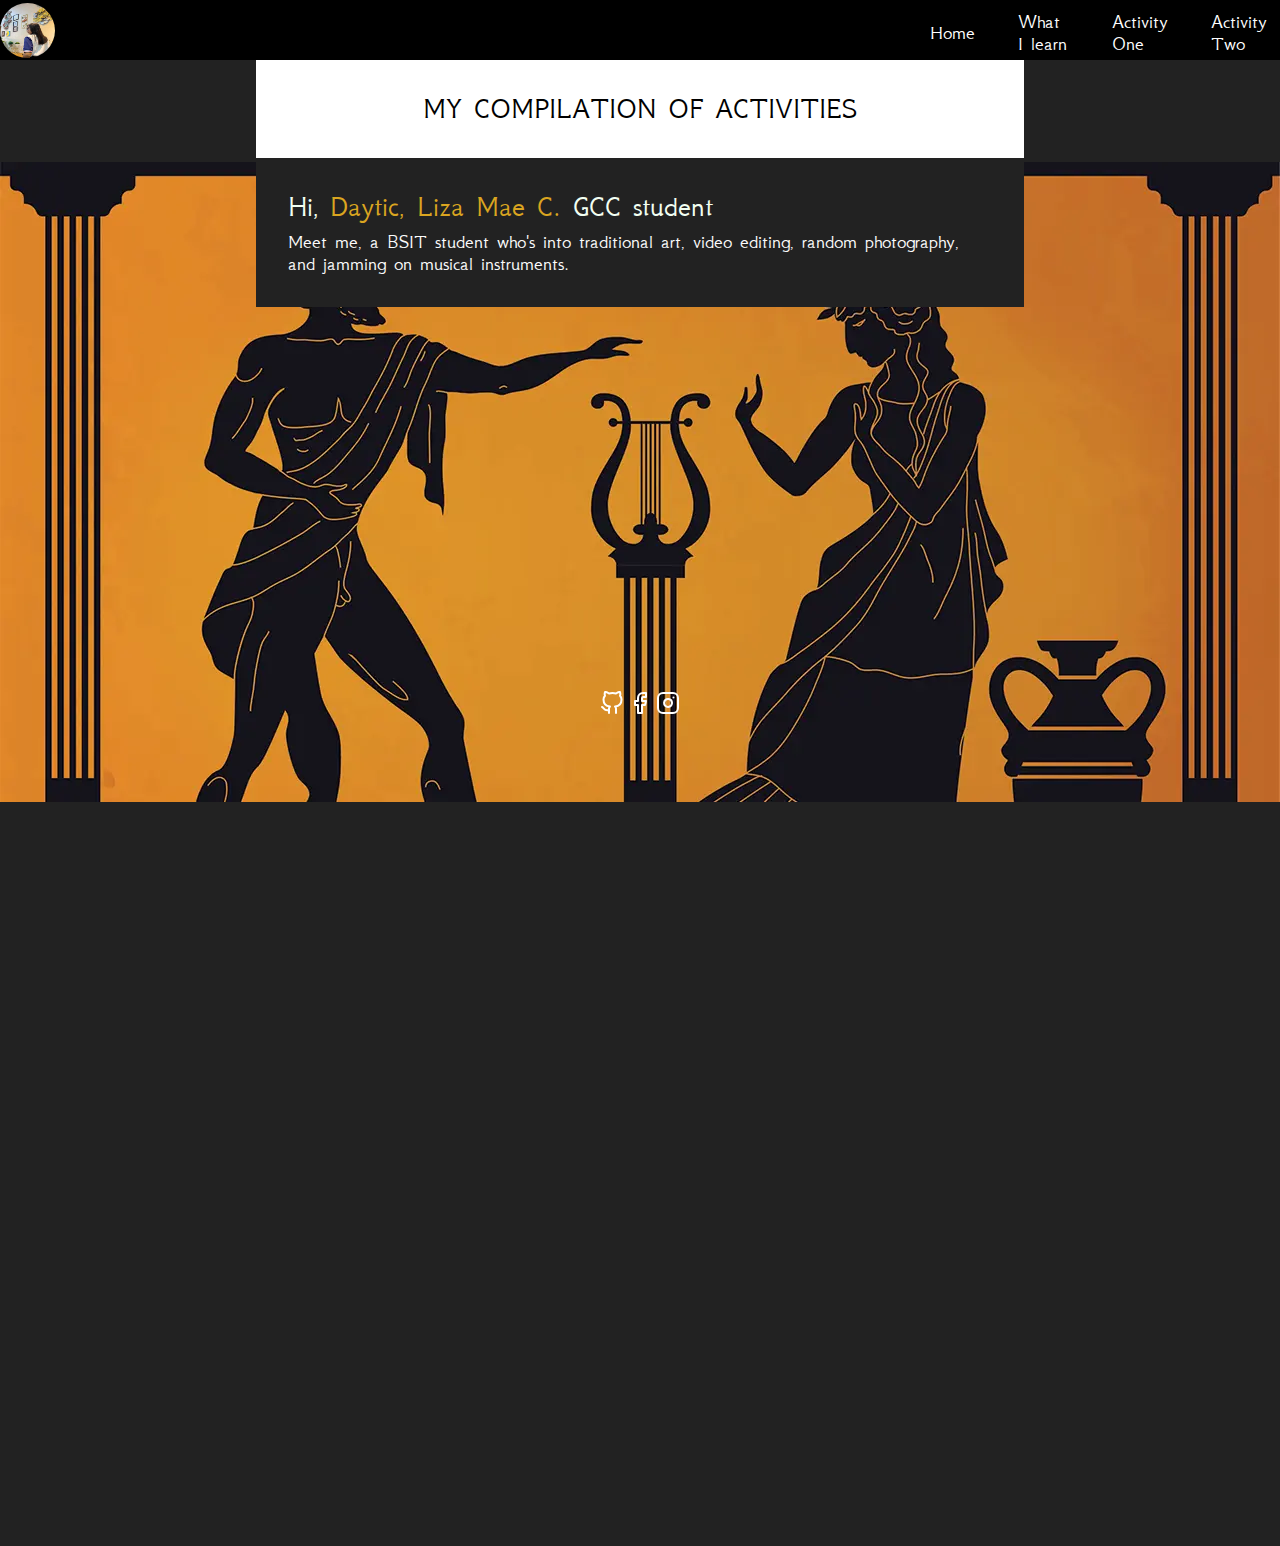
<file: index.html>
<!DOCTYPE html>
<html lang="en">
<head>
    <meta charset="UTF-8">
    <meta name="viewport" content="width=device-width, initial-scale=1.0">
    <title>Document</title>
    <link rel="stylesheet" href="style.css">
</head>
<body>
    <div class="cc">
        <div class="profile-pic"><a href="index.html"><img src="profile.jpg" alt="profile" width="55" height="55"></a></div>
        <li><a href="index.html">Home</a></li>
        <li><a href="./what i learn/index.html">What I learn</a></li>
        <li><a href="./activity1/main.html">Activity One</a></li>
        <li><a href="./activity2/index.html">Activity Two</a></li>   
    </div>

    <div class ="bg"><img src="greek1.jpg" alt="Greek Methology"width="100%"></div>
    <div class = "box1"><h1 class="title"><h1>MY COMPILATION OF ACTIVITIES</h1></div>
    <div class = "box"><h4 class="intro">Hi,<span> Daytic, Liza Mae C.</span> GCC student</h4>
        <p style="color: rgb(252, 252, 252);">Meet me, a BSIT student who's into traditional art, video editing, random photography, and jamming on musical instruments. </p></div>
    <main class="ii">
        <a href="https://github.com/Daytic"><img src="github.svg" /></a>
        <a href="https://www.facebook.com/profile.php?id=100067241945174"><img src="facebook.svg" /></a>
        <a href="https://www.instagram.com/"><img src="instagram.svg" /></a>
    </main>
<!--FOOTER-->

</body>
</html>
</file>
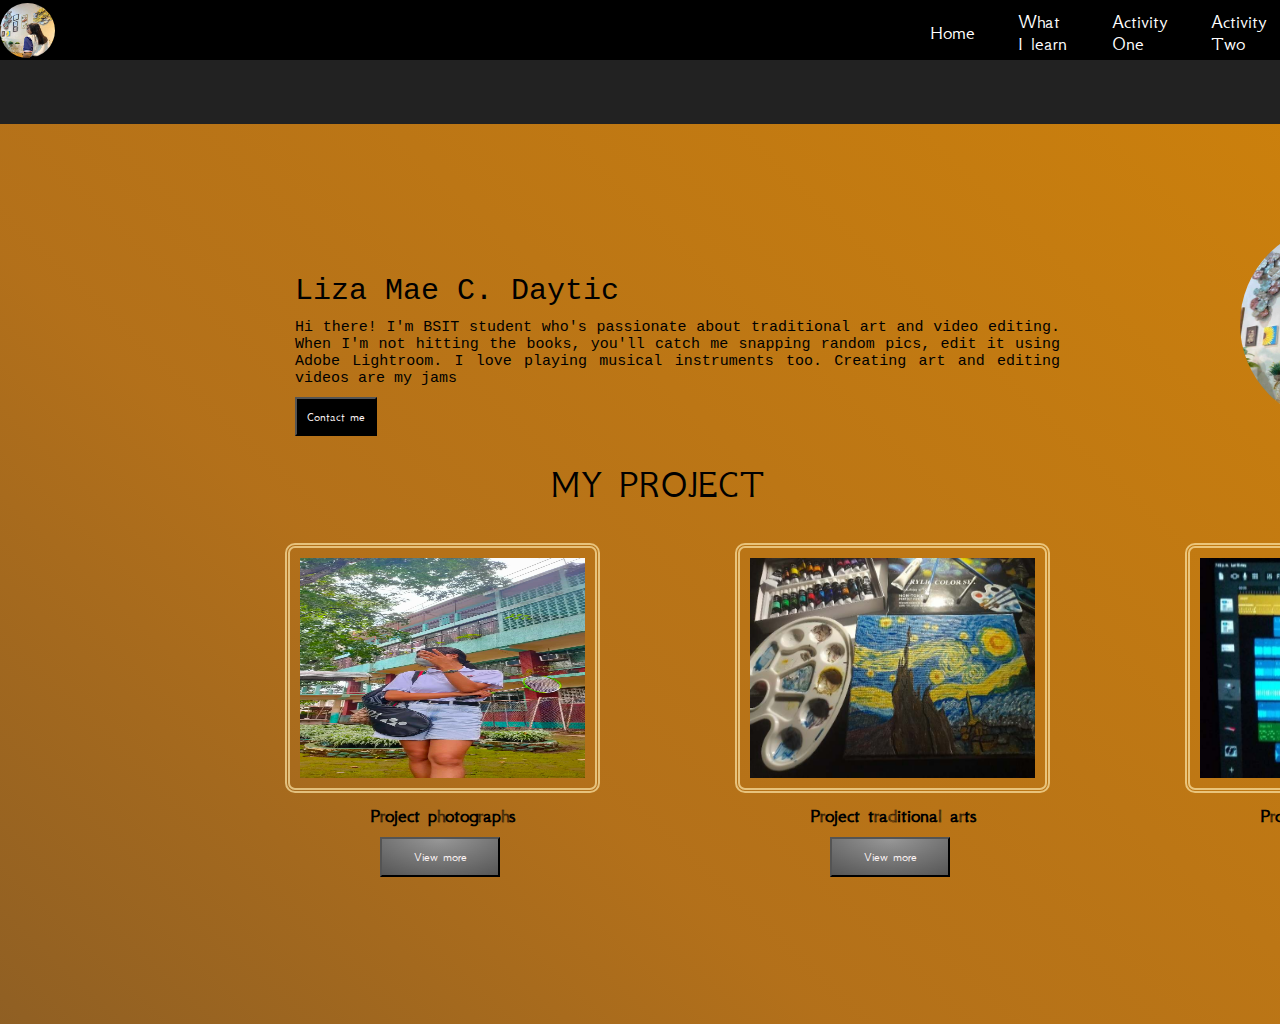
<file: activity2/index.html>
<!DOCTYPE html>
<html lang="en">
<head>
    <meta charset="UTF-8">
    <meta name="viewport" content="width=device-width, initial-scale=1.0">
    <title>Document</title>
    <link rel = "stylesheet" href="./css/mystyle.css">
</head>
<body>
    <div class="cc">
        <div class="profile-pic"><a href="index.html"><img src="images/img1.jpg" alt="profile" width="55" height="55"></a></div>
        <li><a href="../index.html">Home</a></li>
        <li><a href="../what i learn/index.html">What I learn</a></li>
        <li><a href="../activity1/main.html">Activity One</a></li>
        <li><a href="../activity2/index.html">Activity Two</a></li>   
    </div>
    <div class = container>
        <div class="sectionOne" id = "sectionOne"></div>
        <div class="project"><h1>MY PROJECT</h1></div>
        <div class="sectionTwo" id = "sectionTwo"></div>
        <script type="module" src = "./js/app.js"></script>
    </div>
</body>
</html>
</file>
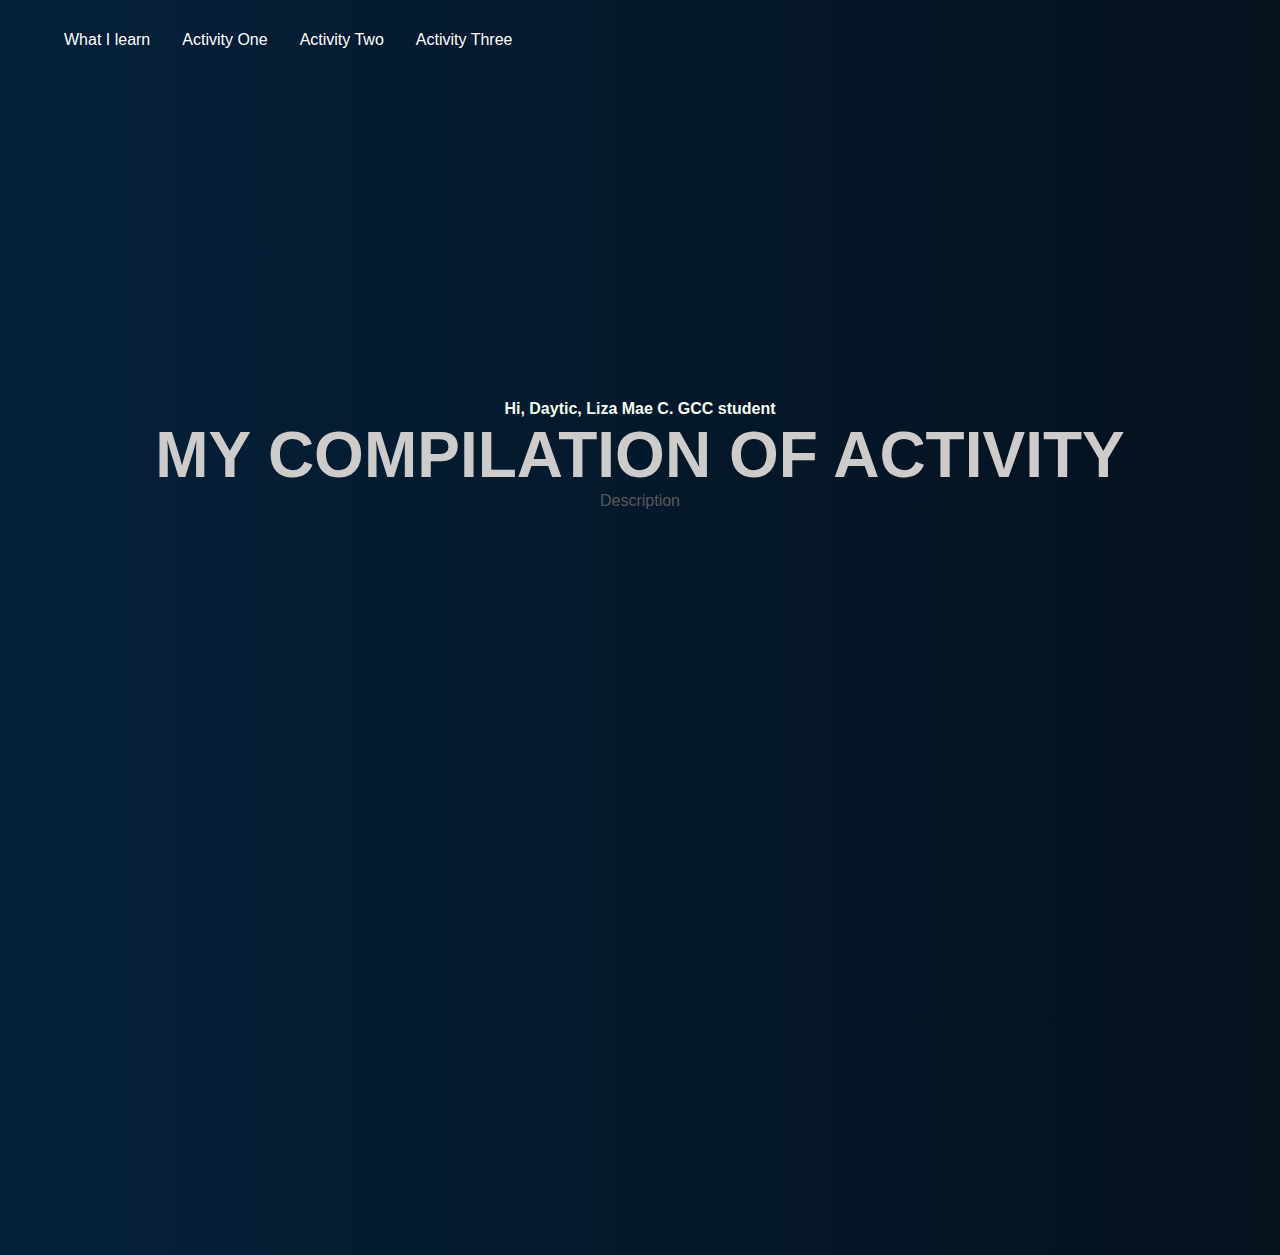
<file: home/index.html>
<!DOCTYPE html>
<html lang="en">
<head>
    <meta charset="UTF-8">
    <meta name="viewport" content="width=device-width, initial-scale=1.0">
    <title>Document</title>
    <link rel = "stylesheet" href="style.css">
</head>
<body>

        <div class="cc">
            <li><a href="">What I learn</a></li>
            <li><a href="/activity1/main.html">Activity One</a></li>
            <li><a href="/activity2/index.html">Activity Two</a></li>
            <li><a href="">Activity Three</a></li>
        </div>
        <main class="ii">
            <h4 class="fs-4">Hi, <span>Daytic, Liza Mae C.</span> GCC student</h4>
            <h1 class="fw-bold display-3">MY COMPILATION OF ACTIVITY</h1>
            <P style="color: rgb(90, 88, 88);">Description</P>
        </main>  



</body>
</html>
</file>
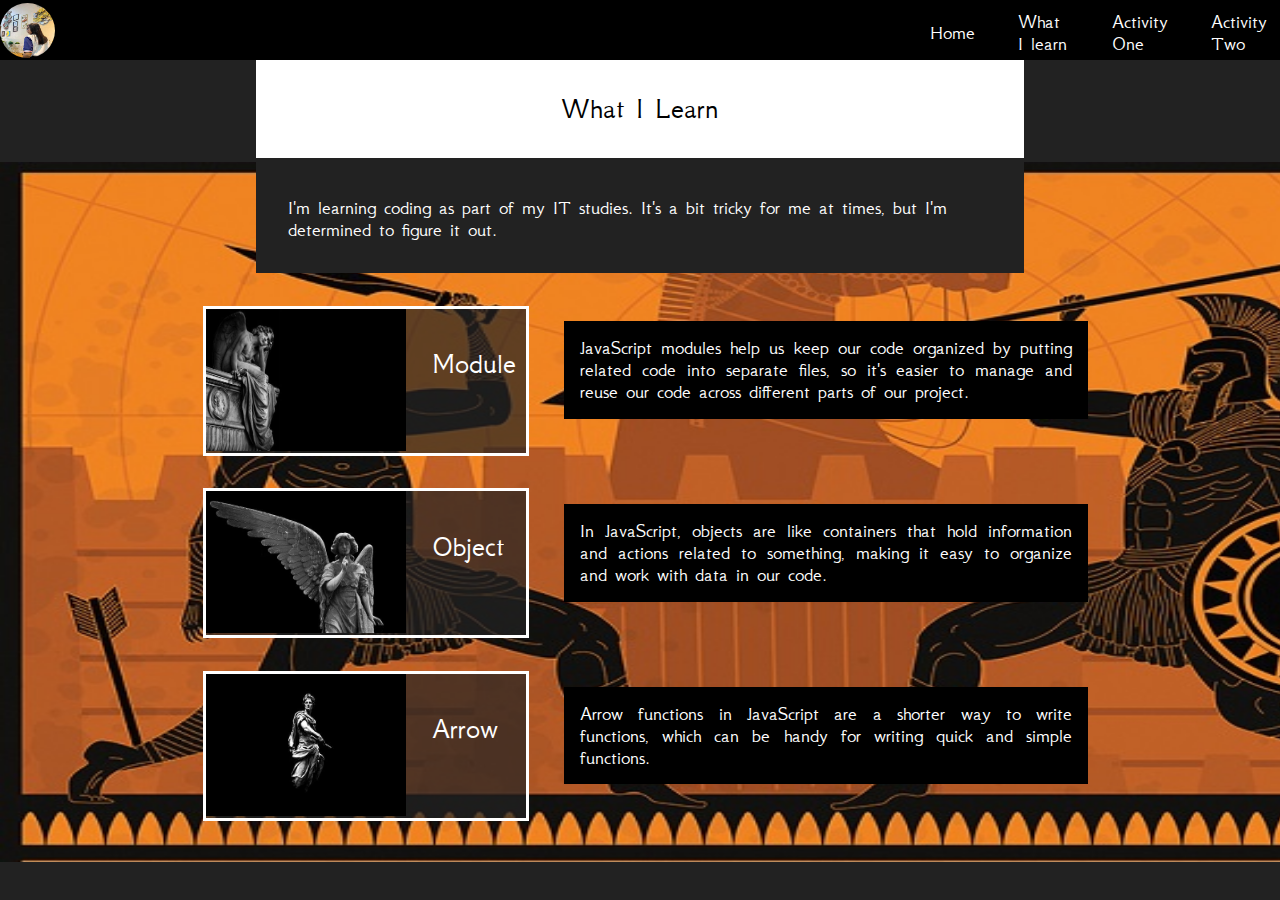
<file: what i learn/index.html>
<!DOCTYPE html>
<html lang="en">
<head>
    <meta charset="UTF-8">
    <meta name="viewport" content="width=device-width, initial-scale=1.0">
    <title>Document</title>
    <link rel="stylesheet" href="style.css">
</head>
<body>
    <div class="cc">
        <div class="profile-pic"><a href="index.html"><img src="profile.jpg" alt="profile" width="55" height="55"></a></div>
        <li><a href="../index.html">Home</a></li>
        <li><a href="../what i learn/index.html">What I learn</a></li>
        <li><a href="../activity1/main.html">Activity One</a></li>
        <li><a href="../activity2/index.html">Activity Two</a></li>        
    </div>

    <div class ="bg"><img src="hero.jpg" alt="Greek Methology" width="1815" height="700"></div>
    <div class = "box1"><h1 class="title"><h1>What I Learn</h1></div>
    <div class = "box"><p> I'm learning coding as part of my IT studies. It's a bit tricky for me at times, but I'm determined to figure it out.</p>
    </div>
    <div class="activities">
        <div class="activity">
            <div class="image"><img src="icon.jpg" alt="Greek Methology" width="200" height="142"></div>
            <h1><a href="https://www.digitalocean.com/community/tutorials/js-modules-es6">Module</a></h1>
            <p>JavaScript modules help us keep our code organized by putting related code into separate files, so it's easier to manage and reuse our code across different parts of our project.
            </p>
        </div> 
        <div class="activity"></a>
            <div class="image"><img src="icon2.jpg" alt="Greek Methology" width="200" height="142"></div>
            <h1><a href="https://www.w3schools.com/js/js_es6.asp">Object</h1></a>
            <p>In JavaScript, objects are like containers that hold information and actions related to something, making it easy to organize and work with data in our code.</p>
        </div>
        
        <div class="activity">
            <div class="image"><img src="icon3.jpg" alt="Greek Methology" width="200" height="142"></div>
            <h1><a href="https://developer.mozilla.org/en-US/docs/Web/JavaScript/Reference/Functions/Arrow_functions">Arrow</h1></a>
            <p>Arrow functions in JavaScript are a shorter way to write functions, which can be handy for writing quick and simple functions.</p> 
        </div>
    </div>
    
</body>
</html>
</file>
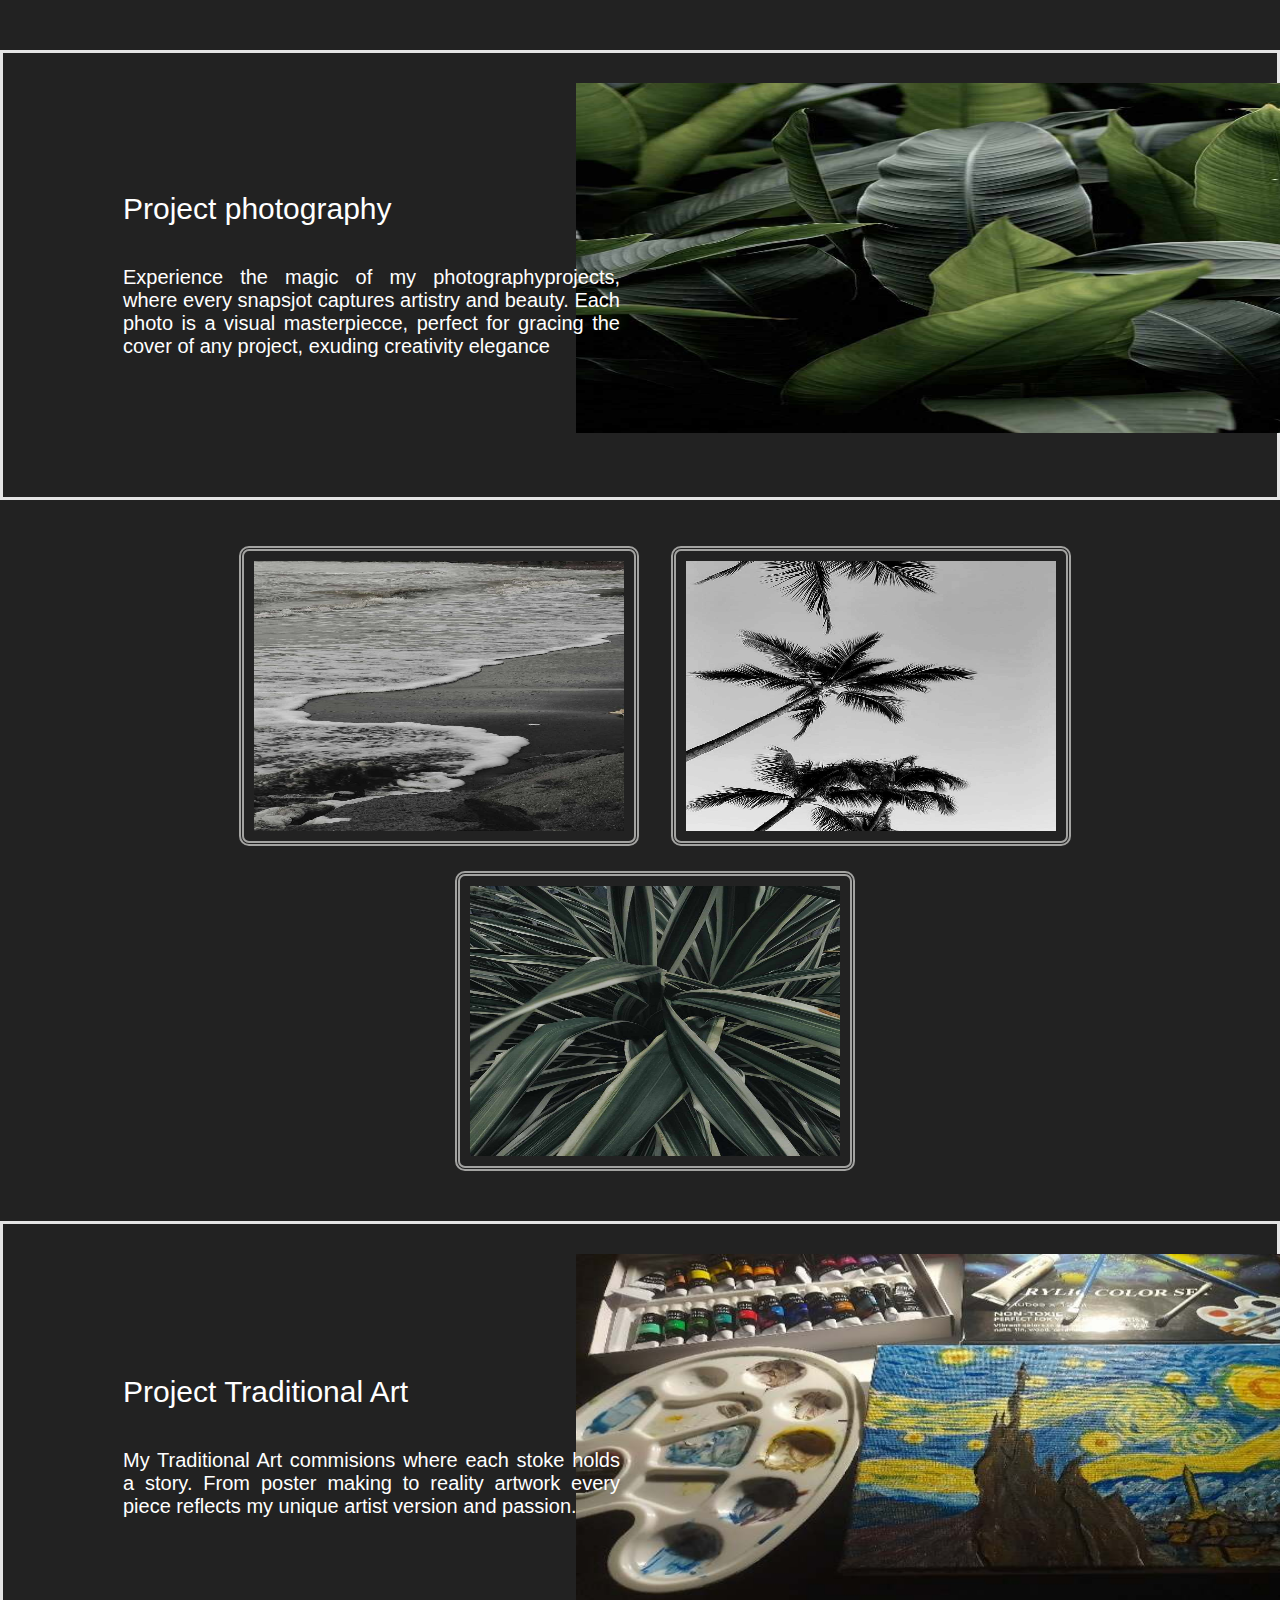
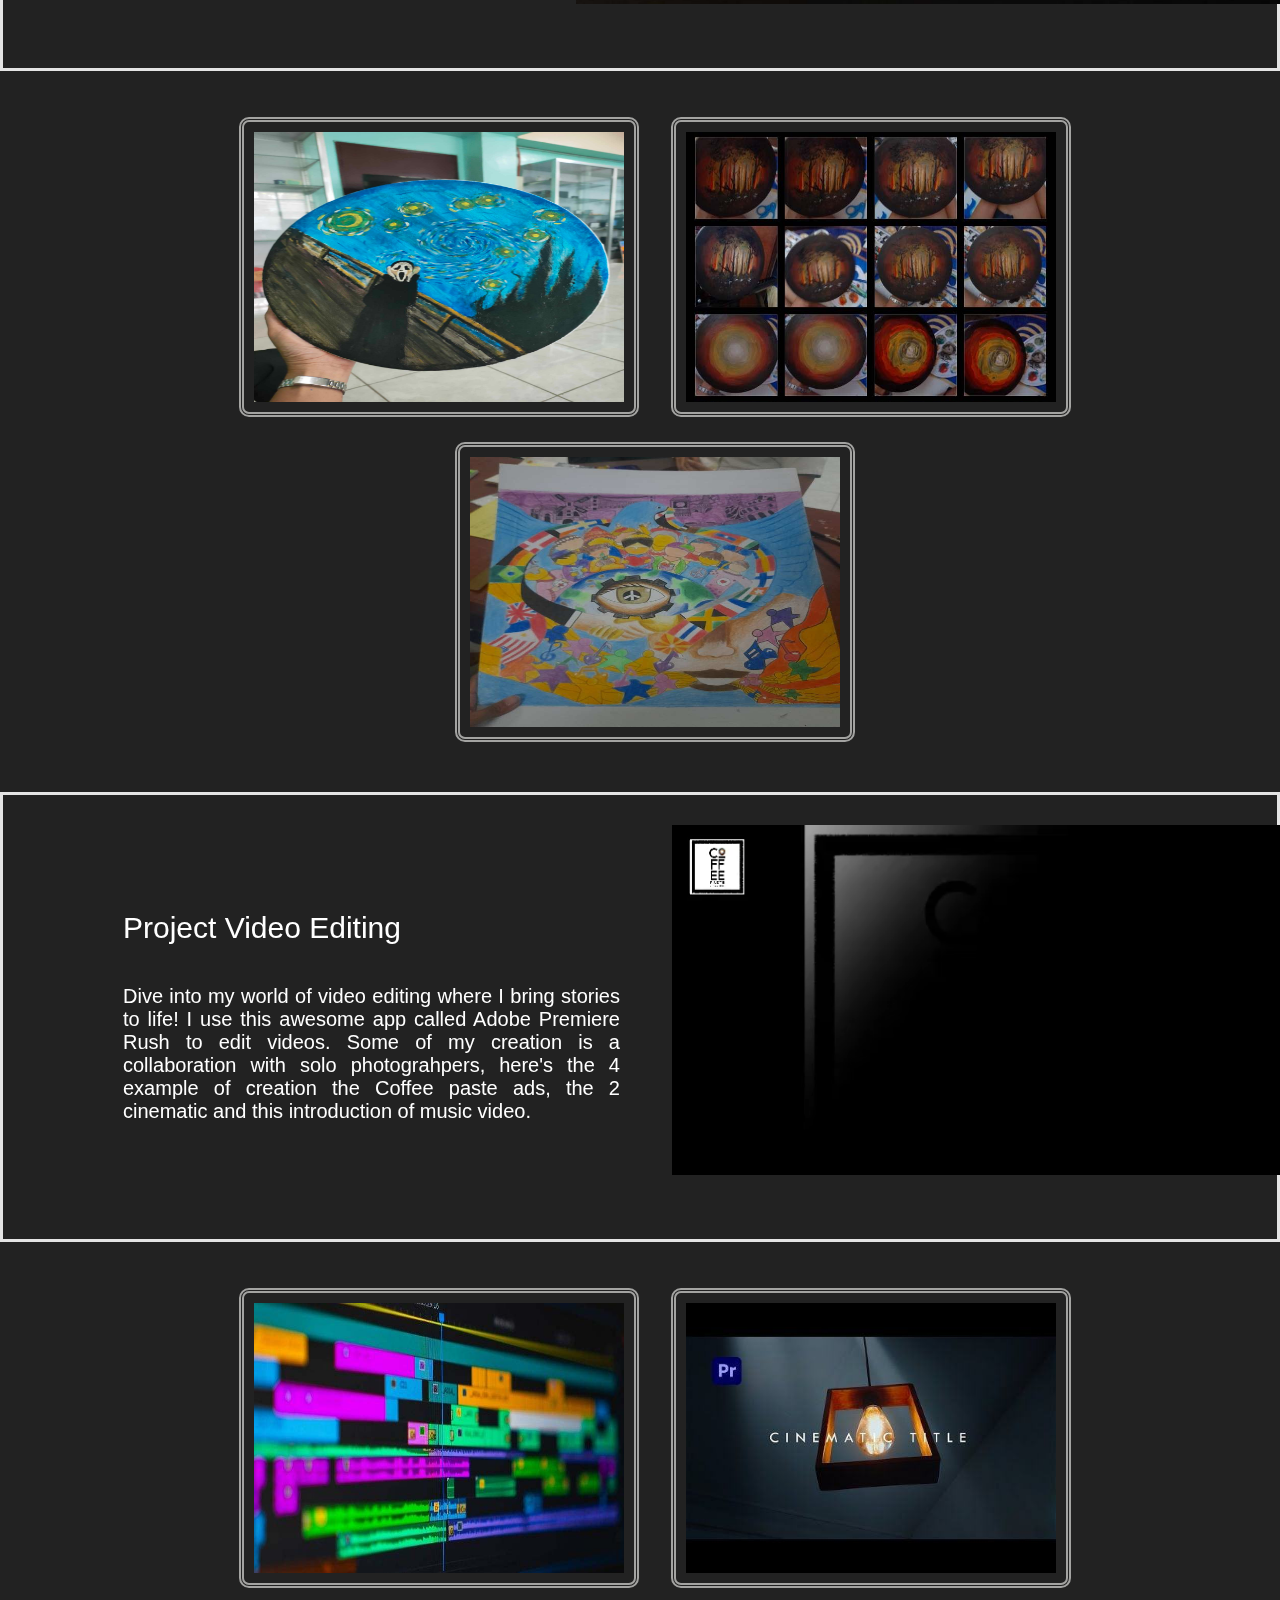
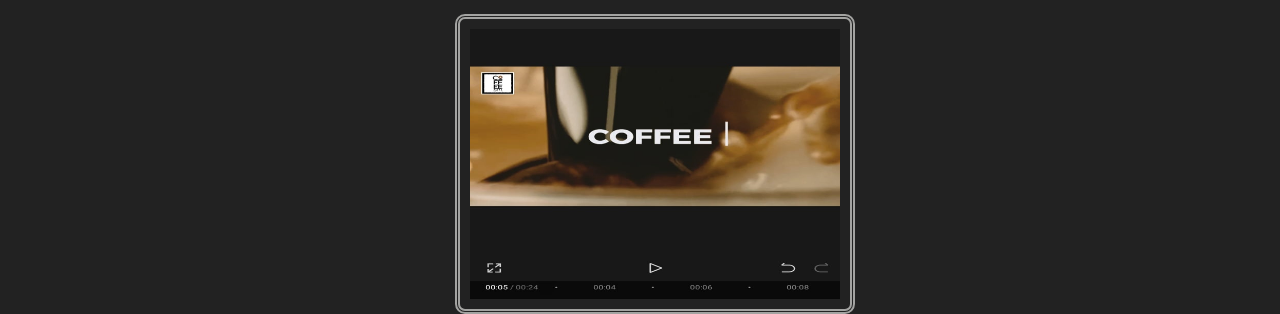
<file: html/view.html>
<!DOCTYPE html>
<html lang="en">
<head>
    <meta charset="UTF-8">
    <meta name="viewport" content="width=device-width, initial-scale=1.0">
    <title>Document</title>
    <link rel="stylesheet" type="text/css" href="style.css">
</head>
<body>

    
    <section id="container">
        <div id="big-square">
            <img src="image/profile.jpg" alt="image">
            <div id="content">
                <h1> Project photography</h1>
                <p> Experience the magic of my photographyprojects, where every snapsjot captures artistry and beauty. Each photo is a visual masterpiecce, perfect for gracing the cover of any project, exuding creativity elegance</p>
            </div>
        </div>
        <div class="project"><a href="view.html"><img src="image/project1.jpg" alt="image"></a></div>
        <div class="project"><a href="view.html"><img src="image/project2.jpg" alt="image"></a></div>
        <div class="project"><a href="view.html"><img src="image/project3.jpg" alt="image"></a></div>
    </section>

    <section id="container2">
        <div id="big-square">
            <img src="image/project001 (1).jpg" alt="image">
            <div id="content">
                <h1> Project Traditional Art</h1>
                <p>My Traditional Art commisions where each stoke holds a story. From poster making to reality artwork every piece reflects my unique artist version and passion.</p>
            </div>
        </div>
        <div class="project"><a href="view.html"><img src="image/project001 (2).jpg" alt="image"></a></div>
        <div class="project"><a href="view.html"><img src="image/project002.jpg" alt="image"></a></div>
        <div class="project"><a href="view.html"><img src="image/project003.jpg" alt="image"></a></div>
    </section>

    <section id="container3">
        <div id="big-square">
            <video autoplay loop muted play-inline class="bv">
                <source src="./image/att.d3yNhpoGNqlxMHgUxp0DAmWi7-wXCZYDne4YfgNQnUw.mp4" type="video/mp4">
            </video>
            <div id="content">
                <h1> Project Video Editing</h1>
                <p>Dive into my world of video editing where I bring stories to life! I use this awesome app called Adobe Premiere Rush to edit videos. Some of my creation is a collaboration with solo photograhpers, here's the 4 example of creation the Coffee paste ads, the 2 cinematic and this introduction of music video.</p>
            </div>
        </div>
        <div class="project"><a href="view.html"><img src="image/project02.jpg" alt="image"></a></div>
        <div class="project"><a href="view.html"><img src="image/project01.jpg" alt="image"></a></div>
        <div class="project"><a href="view.html"><img src="image/project03.jpg" alt="image"></a></div>
    </section>

</body>
</html>
</file>
<file: style.css>
@import url('https://fonts.googleapis.com/css2?family=GFS+Neohellenic:ital,wght@0,400;0,700;1,400;1,700&display=swap');


* {
    box-sizing: border-box;
    margin: 0;
    padding: 0;
    font-family: "GFS Neohellenic", sans-serif;
    font-weight: 500;
    font-style: normal;
}
html {
	font-size: 10px;
	font-family: 'Montserrat', sans-serif;
	scroll-behavior: smooth;
	height: 100vh;
    width: 100%;
}

body {
    background-color: rgb(34, 34, 34);
    background-size: 100%;
    overflow: hidden;
    background-repeat: no-repeat;
}

.bg {
    margin-top: 8%;
    background-size:cover;
    position: absolute;
    background-position: center;
    z-index: -1;
    width: 100%;
}

.cc {
    height: 6rem;
    display: flex;
    justify-content: flex-end;
    align-items: center;
    list-style: none;
    margin-right: 0;
    background-color: rgb(0, 0, 0);
}

.cc li {
    color: white;
    font-size: 2rem;
    padding-left: 3rem;
    padding-right: 1%;
    margin-top: .5%;
}

a {
    text-decoration: none;
    color: white;
}

a:hover {
    color: goldenrod;
}

.profile-pic {
    margin-top: .3%;
    margin-right: 66%;
    justify-content: flex-start;
}

.profile-pic img {
    border-radius: 70%;
}

.ii {
    text-align: center;
    color: rgb(0, 0, 0);
    height: 95vh;
    padding: 3rem calc((100vw - 1300px)) /2;
    overflow-y: auto;
    margin-top: 30%;
    
}
.ii:hover{
    color: gray;
}

.box {
    border: solid rgb(34, 34, 34);
    padding: 30px;
    border-width: 2px;
    width: 60%;
    background-color: rgb(34, 34, 34);
    margin: auto;
}

.box1 {
    border: solid rgb(255, 255, 255);
    padding: 30px;
    border-width: 2px;
    width: 60%;
    background-color: rgb(255, 255, 255);
    margin: auto;
}

h4 {
    color: rgb(242, 255, 242);
    text-align: left;
}

h1 {
    color: rgb(0, 0, 0);
    text-align: center;
    font-size: 3rem;
    overflow: hidden;
    white-space: nowrap;
}

p {
    color: rgb(255, 255, 255);
    margin-top: 1%;
    text-align: left;
    font-size: 2rem;
}

.title {
    color: rgb(0, 0, 0);
    font-size: 2rem;
    padding-left: 14%;
    font-family:Arial, Helvetica, sans-serif;
    width: 50%;
    white-space: nowrap;
    overflow: hidden;
    animation: typing 3s steps(26), cursor .4s step-end infinite alternate;
}

@keyframes cursor {
    50% { border-color: transparent; }
}

@keyframes typing {
    from { width: 0; }
    to { width: 100%; }
}

.intro {
    font-size: 30px;
}

span {
    color: goldenrod;
}

/* Responsive adjustments */
/* For tablets (portrait orientation) */
@media screen and (max-width: 768px) and (max-width: 1024px) {
    body {
        background-position: center;
        overflow: visible;
        background-repeat: no-repeat;
    }
    .bg {
        margin-top: 60%;
        background-size:cover;
        background-position: center;
        z-index: -1;
        width: 100%;     
    }

    .cc {
        height: 6rem;
        display: flex;
        justify-content: flex-end;
        align-items: center;
        list-style: none;
        margin-right: 3%;
        margin: 0;
    }
    .cc li {
        color: white;
        font-size: 1.5rem;
        padding-left: 3%;
        padding-right: 3%;
        margin-top: .5%;
    }

    .profile-pic {
        margin-top: .0%;
        margin-right: auto;
        margin-left: 5%;
        width: 70px;
        height: 50px;
        border-radius: 150%;
        justify-content: flex-start;
    }
    .ii {
        margin-top: 30%;
        padding: 2rem;
    }

    .box1 {
        border: solid rgb(255, 255, 255);
        padding: 30px;
        border-width: 2px;
        width: 100%;
        background-color: rgb(255, 255, 255);
        margin: auto;
    }
    .box {
        border: solid rgb(34, 34, 34);
        padding: 30px;
        border-width: 2px;
        width: 100%;
        background-color: rgb(34, 34, 34);
        margin: auto;
    }
    h4 {
        color: rgb(242, 255, 242);
    }
    
    h1 {
        color: rgb(0, 0, 0);
        text-align: center;
        font-size: 2.5rem;
        overflow: hidden;
        white-space: nowrap;
    }
    p{
        font-size: 1.5rem;
    }
}
</file>
<file: activity2/css/mystyle.css>
@import url('https://fonts.googleapis.com/css2?family=GFS+Neohellenic:ital,wght@0,400;0,700;1,400;1,700&display=swap');


* {
    box-sizing: border-box;
    margin: 0;
    padding: 0;
    font-family: "GFS Neohellenic", sans-serif;
    font-weight: 500;
    font-style: normal;
}
html {
	font-size: 10px;
	font-family: 'Montserrat', sans-serif;
	scroll-behavior: smooth;
	height: 100vh;
    width: 100%;
}

 
 body {
    background-color: rgb(34, 34, 34);
    background-size: 100%;
    background-size:cover;
    overflow: visible;
    background-repeat: no-repeat;
    
 }
 .bg{
    margin-top: 8%;
    background-size: cover;
    background-position: top center;
    position: absolute;
    right: 0;
    bottom: 0;
    z-index: -1;
    width: 100%;
 }
 
 .cc {
    height: 6rem;
    display: flex;
    justify-content: flex-end;
    align-items: center;
    list-style: none;
    margin-right: 0;
    background-color: rgb(0, 0, 0);
}
 
 .cc li {
    color: white;
    font-size: 2rem;
    padding-left: 3rem;
    padding-right: 1%;
    margin-top: .5%;
 }
 
 a {
    text-decoration: none;
    color: white;
}

a:hover {
    color: goldenrod;
}
 
.profile-pic {
    margin-top: .3%;
    margin-right: 66%;
    justify-content: flex-start;
}
.profile-pic img {
    border-radius: 70%;
}


.container{
    height: 100vh;
    width: 100%;
    margin: auto;
    background-color: #3d3839;
    background-image: linear-gradient(43deg, #3d3839 0%, #bb7418ef 41%, #d38508 69%, #5a5757 100%);
    background-size: 300% 300%;
    animation: color 4s ease-in-out infinite;
    margin-bottom: 5rem;
  }
  @keyframes color{
    0%{
        background-position: 0 50%;
    }
    50%{
        background-position: 100% 50%;
    }
    100%{
        background-position: 0 50%;
    }
  }
.sectionOne{
    max-width: 1100px;
    margin-left: 16rem;
    margin-top: 5%;
    display: flex;    
}
.sectionTwo{
    width: auto;
    margin-top: -1rem;
    display: flex;    
}
/* my project */
.project h1{
    font-size: 4rem;
    margin-left: 43%;
    margin-top: 2%;
}

.style{
    margin-top: 15rem;
    margin-left: 15%;
}
.style h1{
    font-family: monospace;
    font-size: 3rem;
}
.style p{
    font-family: monospace;
    font-size: 1.5rem;
    margin-bottom: 1rem;
    text-align: justify;
}
.style2{

    margin-top: 3%;
    display: flex;
    margin-left: 10%;
    
}

button{
    background-color: rgb(0, 0, 0);
    color: rgb(255, 246, 246);
    font-weight:lighter ;
    padding: 1rem;
    margin-left: 15%;
 
}
button:hover{
    background-color: #ca953f;
    color: white;
    box-shadow: 0 0 2px 1px rgb(255, 255, 255);
}

.pic img{
    border-radius: 50%;
    height: 20rem;
    width: 20rem;
    margin-top: 10rem;
    margin-left: 90%;
}

/* box pic */
.picsur{
    padding: 1rem;
    border-style: double;
    border-width: .5rem;
    border-radius: 1rem;
    border-color: rgba(252, 229, 168, 0.699);
    background-color:transparent;
    width: 50rem;
    height: 25rem;
    margin-left: 10%;
}
.picsur img{
    width:100%;
    height: 100%;
}

.picsur:hover{
    background-color: rgba(54, 53, 49, 0.781);
    box-shadow: 0 0 2px 1px rgb(24, 21, 21);
}
.style2 p{
    margin-top: 2.5rem;
    margin-bottom: 1rem;
    text-align: center;
    font-weight: bold;
    font-size: 2rem;
}

/* btn */
.style2 button{
    text-align: center;
    height: 4rem;
    width: 12rem;
    margin-left: 8rem;
    background: linear-gradient(to bottom, rgba(255,255,255,0.15) 0%, rgba(0,0,0,0.15) 100%), radial-gradient(at top center, rgba(255,255,255,0.40) 0%, rgba(0,0,0,0.40) 120%) #989898;
    background-blend-mode: multiply,multiply;
}
.style2 button:hover{
    text-align: center;
    font-size: larger;
    transform: scale(1.2);
    background-color: #ca953f;
    color: white;
}

/* Responsive adjustments */
/* For tablets (portrait orientation) */
@media screen and (max-width: 768px) and (max-width: 1024px) {
    body {
        background-position: center;
        overflow:scroll;
        background-repeat: no-repeat;
    }
    .bg {
        margin-top: 60%;
        background-size:cover;
        background-position: center;
        z-index: -1;
        width: 100%;     
    }

    .cc {
        height: 6rem;
        display: flex;
        justify-content: flex-end;
        align-items: center;
        list-style: none;
        margin-right: 3%;
        margin: 0;
    }
    .cc li {
        color: white;
        font-size: 1.4rem;
        padding-left: 3%;
        padding-right: 3%;
        margin-top: .5%;
    }

    .profile-pic {
        margin-top: .0%;
        margin-right: auto;
        margin-left: 5%;
        width: 70px;
        height: 50px;
        border-radius: 150%;
        justify-content: flex-start;
    }
    .container{
        height: 200vh;
        width: 100%;
        margin: auto;
        background-color: #3d3839;
        background-image: linear-gradient(43deg, #3d3839 0%, #bb7418ef 41%, #d38508 69%, #5a5757 100%);
        background-size: 300% 300%;
        animation: color 4s ease-in-out infinite;
        margin-bottom: 5rem;
      }
      @keyframes color{
        0%{
            background-position: 0 50%;
        }
        50%{
            background-position: 100% 50%;
        }
        100%{
            background-position: 0 50%;
        }
      }
    .sectionOne{
        margin-left: 1%;
        margin-top: 100px;
        display: flex;
        flex-direction: column-reverse;   
    }

    .project h1{
        font-size: 5rem;
        margin-left: 23%;
        margin-top: 5rem;
    }
    
    .style h1{
        font-family: monospace;
        font-size: 3rem;
        text-align: center;
    }
    .style p{
        font-family: monospace;
        font-size: 1.5rem;
        margin-bottom: 1rem;
        text-align: center;
    }

    .style2{
    
        margin-top: 20%;
        display: flex;
        flex-direction:column;
        margin-left: 20%;  
    }
    button{
        background-color: rgb(0, 0, 0);
        color: rgb(255, 246, 246);
        font-weight:lighter ;
        padding: 1rem;
        margin-left: 30%;
        width: 20rem;   
    }
   
    button:hover{
        background-color: #ca953f;
        color: white;
        box-shadow: 0 0 2px 1px rgb(255, 255, 255);
    }
    
    .pic img{
        border-radius: 50%;
        height: 30rem;
        width: 30rem;
        margin-top: 3rem;
        margin-left: 20%;
        margin-top: 20%;
    }

    .picsur{
        padding: 1rem;
        border-style: double;
        border-width: .5rem;
        border-radius: 1rem;
        border-color: rgba(252, 229, 168, 0.699);
        background-color:transparent;
        width: 30rem;
        height: 20rem;
        margin-left: 1.5rem;
        margin-bottom: 10rem;
    }
    
    .picsur:hover{
        background-color: rgba(54, 53, 49, 0.781);
        box-shadow: 0 0 2px 1px rgb(24, 21, 21);
    }
    .style2 p{
        margin-top: 2.5rem;
        margin-bottom: 1rem;
        text-align: center;
        font-weight: bold;
        font-size: 2rem;
    }
    
    /* btn */
    .style2 button{
        text-align: center;
        height: 4rem;
        width: 27rem;
        margin-left: auto;
    }
    .style2 button:hover{
        text-align: center;
        font-size: larger;
        transform: scale(1.2);
        background-color: #ca953f;
        color: white;
    }
}
</file>
<file: home/style.css>
*{
    box-sizing: border-box;
    margin: 0;
    padding: 0;
    font-family:'Lucida Sans', 'Lucida Sans Regular', 'Lucida Grande', 'Lucida Sans Unicode', Geneva, Verdana, sans-serif
}
body{
        background: linear-gradient(to right, rgb(4, 33, 58), rgb(5, 17, 29));
        overflow: hidden;
}

.cc{
    height: 80px;
    display: flex;
    align-items: center;
    list-style: none;
    overflow: hidden;
    margin-left: 2rem;
    
}
li{
   color: white;
   font-size: 1rem;
   padding-left: 2rem;
}
a{
   text-decoration: none;
   color: white;
}

.ii{
   text-align: center;
   color: rgb(0, 0, 0);
   height: 95vh;
   padding: 3rem calc((100vw - 1300px)) /2;
   overflow-y: auto;
   margin-top: 20rem;
}

h4{
   color: rgb(242, 255, 242);
   text-align: center;
   font-size: 1rem;
}

h1{
    color: rgb(206, 203, 203);
    text-align: center;
    font-size: 4rem;
}

p{
   color: rgb(255, 255, 255);
   text-align: center;
}
</file>
<file: what i learn/style.css>
@import url('https://fonts.googleapis.com/css2?family=GFS+Neohellenic:ital,wght@0,400;0,700;1,400;1,700&display=swap');


* {
    box-sizing: border-box;
    margin: 0;
    padding: 0;
    font-family: "GFS Neohellenic", sans-serif;
    font-weight: 500;
    font-style: normal;
}

body {
   background-color: rgb(34, 34, 34);
   background-size:cover;
   overflow: hidden;
   background-repeat: no-repeat;
}
html {
	font-size: 10px;
	font-family: 'Montserrat', sans-serif;
	scroll-behavior: smooth;
	height: 100vh;
    width: 100%;
}
.bg{
   margin-top: 8%;
   background-size:cover;
   position: absolute;
   background-position: center;
   z-index: -1;
   width: 100%;
}


.cc {
   height: 6rem;
   display: flex;
   justify-content: flex-end;
   align-items: center;
   list-style: none;
   margin-right: 0;
   background-color: rgb(0, 0, 0);
  
}

li {
   color: white;
   font-size: 2rem;
   padding-left: 3rem;
   padding-right: 1%;
   margin-top: .5%;
}

a {
   text-decoration: none;
   color: white;
}
a:hover {
   color: goldenrod;
}

.profile-pic {
   margin-top: .3%;
   margin-right: 66%;
   justify-content: flex-start;
}
.profile-pic img{
   border-radius: 70%;
}
.box{
   border: solid rgb(34, 34, 34);
   padding: 30px;
   border-width: 2px;
   width: 60%;
   background-color: rgb(34, 34, 34);
   margin: auto;
}
.box1{
   border: solid rgb(255, 255, 255);
   padding: 30px;
   border-width: 2px;
   width: 60%;
   background-color: rgb(255, 255, 255);
   margin: auto;
}

p {
   color: rgb(255, 255, 255);
   margin-top: 1%;
   text-align: left;
   font-size: 2rem;
}

h1 {
   color: rgb(0, 0, 0);
   text-align: center;
   font-size: 3rem;
   overflow: hidden;
   white-space: nowrap;
}

.activities{
   margin-left: 15%;
   margin-top: 0%;

}
.activity:hover{
   background-color: rgb(34, 34, 34);
   box-shadow: 0 0 5px 1px rgb(32, 31, 31);
   color: black;
}
.activity{
   display:flex;
   border: solid white;
   background-color: white;
   width: 30%;
   height: 150px;
   margin-top: 3%;
   background-color: rgba(34, 34, 34, 0.7); 
   margin-left: 1%;
}
.activities h1{
   color: rgb(168, 148, 97);
   margin-left: 8%;
   margin-top: 12%;
}
h1:hover{
   color: rgb(255, 255, 255);
}
.activities p {
   color: white;
   margin-top: 1%;
   margin-left: 28%;
   margin-right: 15%;
   padding: 1%;
   text-align: justify;
   position:absolute;
   border: solid black;
   background-color: black;
}
/* Responsive adjustments */
/* For tablets (portrait orientation) */
@media screen and (max-width: 768px) and (max-width: 1024px){
   body {
      background-position: center;
        overflow: visible;
        background-repeat: no-repeat;
   
   }
   .bg {
      margin-top: 60%;
      background-size:cover;
      background-position: center;
      z-index: -1;
      width: 100%;     
  }

   .profile-pic {
      margin-top: .0%;
      margin-right: auto;
      margin-left: 5%;
      width: 70px;
      height: 50px;
      border-radius: 150%;
      justify-content: flex-start;
  }
  .cc {
   height: 6rem;
   display: flex;
   justify-content: flex-end;
   align-items: center;
   list-style: none;
   margin-right: 3%;
   margin: 0;
}
.cc li{
   color: white;
   font-size: 1.5rem;
   padding-left: 3%;
   padding-right: 3%;
   margin-top: .5%;
}
   
   .box1 {
      border: solid rgb(255, 255, 255);
      padding: 30px;
      border-width: 2px;
      width: 100%;
      background-color: rgb(255, 255, 255);
      margin: auto;
  }
  .box {
      border: solid rgb(34, 34, 34);
      padding: 30px;
      border-width: 2px;
      width: 100%;
      background-color: rgb(34, 34, 34);
      margin: auto;
  }
  p {
   color: rgb(242, 255, 242);
   text-align: center;
   font-size: 2.5rem;
}

h1 {
   color: rgb(0, 0, 0);
   text-align: center;
   font-size: 2.5rem;
   overflow: hidden;
   white-space: nowrap;
}

   .activities {
      margin-left: 10%;
      margin-top: 20%;
      padding-top: 3%;
/* Set the container as relative for absolute positioning */
  }
   .activity:hover{
      background-color: rgb(34, 34, 34);
      box-shadow: 0 0 5px 1px rgb(32, 31, 31);
      color: black;
   }
   .activity{
      border: solid white;
      background-color: white;
      width: 90%;
      height: 150px;
      margin-top: 3%;
      background-color: rgba(34, 34, 34, 0.7); 
      margin-left: 1%;
      position: relative;
   }
   .activities h1{
      color: rgb(168, 148, 97);
      margin-left: 8%;
      margin-top: 12%;
      font-size:2rem;
   }
   .activity p {
      display: none; /* Hide p elements initially */
  }
   .activities p {
      color: white;
      margin-top: 1%;
      margin-left: 0; 
      margin-right: 15%;
      padding: 4%;
      text-align: justify;
      position: absolute;
      bottom: -1px; /* Adjust the position as needed */
      left: 0; /* Align with the left of the container */
      width: 100%; /* Full width */
      border: solid black;
      background-color: black;
   }
   .activity:hover p {
      display: block; /* Show p element when activity is hovered */
      font-size: 2rem;
  }

}
@media screen and (min-width: 768px) and (max-width: 1024px) {
   .activities {
       margin-left: 5%;
       margin-top: 3%;
   }
}
</file>
<file: html/style.css>
* {
    box-sizing: border-box;
    margin: 0;
    padding: 0;
    font-family: "GFS Neohellenic", sans-serif;
    font-weight: 500;
    font-style: normal;
}
html {
	font-size: 10px;
	font-family: 'Montserrat', sans-serif;
	scroll-behavior: smooth;
	height: 100vh;
    width: 100%;
}
 
 body {
    background-color: rgb(34, 34, 34);
    background-size: 100%;
    overflow: hidden;
    background-repeat: no-repeat;
    
 }
 .bg {
    margin-top: 8%;
    background-size:cover;
    position: absolute;
    background-position: center;
    z-index: -1;
    width: 100%;
}


#container {
    min-height: 100vh;
    margin-top: 5rem;
    text-align: center;
}
#container2 {
    min-height: 100vh;
    margin-top: 5rem;
    text-align: center;
}
#container3 {
    min-height: 100vh;
    margin-top: 5rem;
    text-align: center;
}
#big-square video{
    width: 800px;
    height: 350px;
    margin-top: 3rem;
    margin-left: 45%;
}
#big-square img{
    width: 800px;
    height: 350px;
    margin-top: 3rem;
    margin-left: 45%;
}


#big-square {
    
    width: 100%;
    height: 450px;
    border: 3px solid rgb(228, 228, 228);
    margin: 20px auto;
    position: relative;
}

#content {
    position: absolute;
    top: 50%;
    left: 0;
    right: 0;
    transform: translateY(-50%);
}

#content h1{
    color: white;
    text-align: left;
    margin-left: 10rem;
    padding: 20px;
    font-size: 3rem;
}

#content p {
    color: white;
    text-align: left;
    margin-left: 10rem;
    margin-right: 50%;
    padding: 20px;
    text-align: justify;
    font-size: 2rem;
}

.project {
    display: inline-block;
    padding: 1rem;
    border-style: double;
    border-width: .5rem;
    border-radius: 1rem;
    border-color: rgba(219, 219, 217, 0.699);
    background-color:transparent;
    width: 40rem;
    height: 30rem;
    margin-left: 3rem;
    margin-top: 2%;
}

.project img{
    width: 100%;
    height: 100%;
}

@media screen and (max-width: 768px) and (max-width: 1024px) {
    body {
        background-position: center;
        overflow: scroll;
        background-repeat: no-repeat;
    }
    .bg {
        margin-top: 60%;
        background-size:cover;
        background-position: center;
        z-index: -1;
        width: 100%;     
    }
    #container {
        min-height: 100%;
        margin-top: 5rem;
        text-align: center;
    }
    #container2 {
        min-height: 100vh;
        margin-top: 5rem;
        text-align: center;
    }
    #container3 {
        min-height: 100vh;
        margin-top: 5rem;
        text-align: center;
    }
    #big-square video{
        width: 200px;
        height: 350px;
        margin-top: 3rem;
        margin-left: 45%;
    }
    #big-square img{
        width: 200px;
        height: 350px;
        margin-top: 5rem;
        margin-left: 45%;
    }
    
    
    #big-square {
        
        width: 100%;
        height: 450px;
        border: 3px solid rgb(228, 228, 228);
        margin: 20px auto;
        position: relative;
    }
    
    #content {
        position: absolute;
        top: 50%;
        left: 0;
        right: 0;
        transform: translateY(-50%);
    }
    
    #content h1{
        color: white;
        text-align: left;
        margin-left: 5rem;
        font-size: 2rem;
        margin-top: 0%;
        margin-left: 0%;
    }
    
    #content p {
        color: white;
        text-align: left;
        margin-left: 1rem;
        margin-right: 50%;
        text-align: justify;
        font-size: 1.8rem;
    }
    
    .project {
        display: inline-block;
        padding: 1rem;
        border-style: double;
        border-width: .5rem;
        border-radius: 1rem;
        border-color: rgba(219, 219, 217, 0.699);
        background-color:transparent;
        width: 40rem;
        height: 30rem;
        margin-left: 1rem;
        margin-top: 2%;
    }
    
    .project img{
        width: 100%;
        height: 100%;
    }
}
</file>
